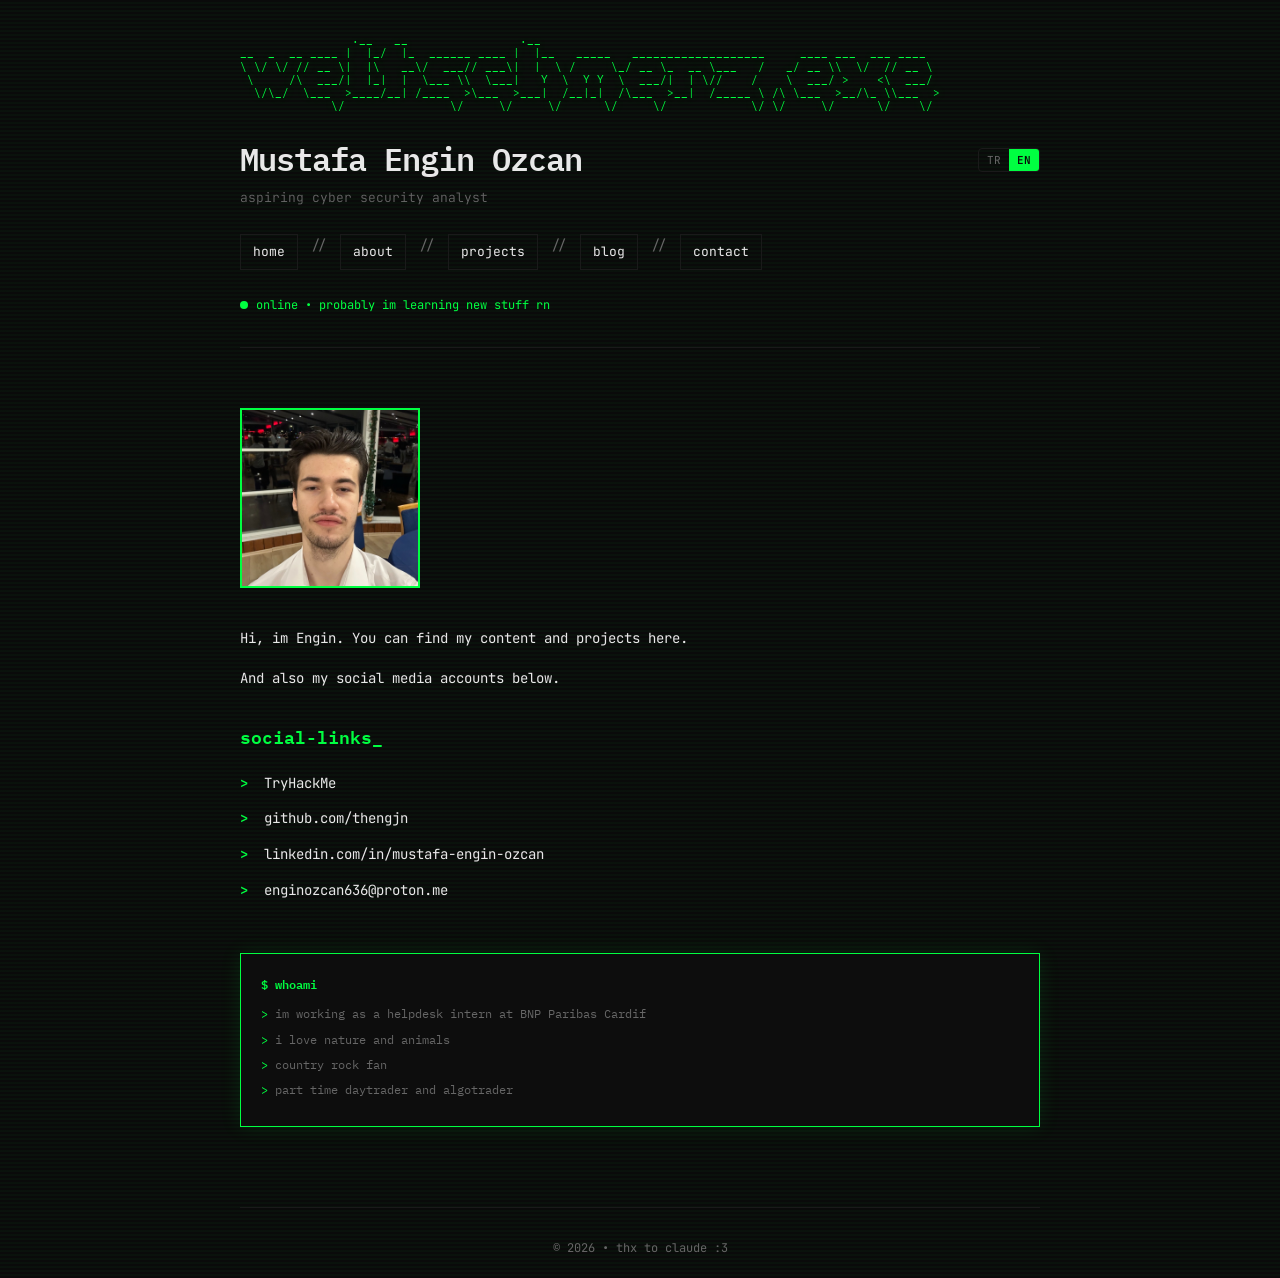
<file: index.html>
<!DOCTYPE html>
<html lang="en">
<head>
    <meta charset="UTF-8">
    <meta name="viewport" content="width=device-width, initial-scale=1.0">
    <title>Mustafa Engin Ozcan</title>
    <link rel="preconnect" href="https://fonts.googleapis.com">
    <link rel="preconnect" href="https://fonts.gstatic.com" crossorigin>
    <link href="https://fonts.googleapis.com/css2?family=IBM+Plex+Mono:wght@400;500;600&family=JetBrains+Mono:wght@300;400;600&display=swap" rel="stylesheet">
    <link rel="stylesheet" href="style.css">
</head>
<body>
    <div class="container">
        <header>
            <div class="ascii-art">
                .__   __                .__                                                          
__  _  __ ____ |  |_/  |_  ______ ____ |  |__   _____   ___________________     ____ ___  ___ ____  
\ \/ \/ // __ \|  |\   __\/  ___// ___\|  |  \ /     \_/ __ \_  __ \___   /   _/ __ \\  \/  // __ \ 
 \     /\  ___/|  |_|  |  \___ \\  \___|   Y  \  Y Y  \  ___/|  | \//    /    \  ___/ >    <\  ___/ 
  \/\_/  \___  >____/__| /____  >\___  >___|  /__|_|  /\___  >__|  /_____ \ /\ \___  >__/\_ \\___  >
             \/               \/     \/     \/      \/     \/            \/ \/     \/      \/    \/ </div>
            
            <div class="name-row">
                <h1 class="glitch">Mustafa Engin Ozcan</h1>
                <div class="lang-toggle">
                    <button onclick="setLang('tr')">TR</button>
                    <button class="active" onclick="setLang('en')">EN</button>
                </div>
            </div>
            <p class="subtitle" data-i18n="subtitle">aspiring cyber security analyst</p>
            
            <button class="menu-toggle" onclick="toggleMenu()">
                <span class="menu-icon">[=]</span> <span data-i18n="menu">menu</span>
            </button>
            <nav>
                <a href="index.html" data-i18n="navHome">home</a>
                <span class="separator">//</span>
                <a href="about.html" data-i18n="navAbout">about</a>
                <span class="separator">//</span>
                <a href="projects.html" data-i18n="navProjects">projects</a>
                <span class="separator">//</span>
                <a href="https://medium.com/@ozcanmustafaengin" target="_blank" rel="noopener noreferrer" data-i18n="navBlog">blog</a>
                <span class="separator">//</span>
                <a href="contact.html" data-i18n="navContact">contact</a>
            </nav>
            
            <div class="status">
                <span class="status-dot"></span>
                <span data-i18n="status">online • probably im learning new stuff rn</span>
            </div>
        </header>

        <section id="home">
            <img src="assets/photo.jpeg" alt="Profil" class="profile-img">
            
            <div class="intro">
                <p data-i18n="introP1">Hi, im Engin. You can find my content and projects here.</p>
                <p style="margin-top: 15px;" data-i18n="introP2">And also my social media accounts below.</p>
            </div>

            <h2 data-i18n="socialTitle">social-links</h2>
            <ul class="social-links">
                <li><a href="https://tryhackme.com/p/weltschmerz" target="_blank" rel="noopener noreferrer">TryHackMe</a></li>
                <li><a href="https://github.com/thengjn" target="_blank" rel="noopener noreferrer">github.com/thengjn</a></li>
                <li><a href="https://linkedin.com/in/mustafa-engin-ozcan" target="_blank" rel="noopener noreferrer">linkedin.com/in/mustafa-engin-ozcan</a></li>
                <li><a href="mailto:enginozcan636@proton.me">enginozcan636@proton.me</a></li>
            </ul>
        </section>

        <section id="terminal-info">
            <div class="terminal">
                <div class="terminal-header">$ whoami</div>
                <div class="terminal-line">
                    <span class="terminal-prompt">></span>
                    <span class="terminal-output" data-i18n="terminal1"> im working as a helpdesk intern at BNP Paribas Cardif</span>
                </div>
                <div class="terminal-line">
                    <span class="terminal-prompt">></span>
                    <span class="terminal-output" data-i18n="terminal2"> i love nature and animals</span>
                </div>
                <div class="terminal-line">
                    <span class="terminal-prompt">></span>
                    <span class="terminal-output" data-i18n="terminal3"> country rock fan</span>
                </div>
                <div class="terminal-line">
                    <span class="terminal-prompt">></span>
                    <span class="terminal-output" data-i18n="terminal4"> part time daytrader and algotrader</span>
                </div>
            </div>
        </section>

        <footer>
            <p data-i18n="footer">© 2026 • thx to claude :3</p>
        </footer>
    </div>

    <script src="script.js"></script>
</body>
</html>
</file>
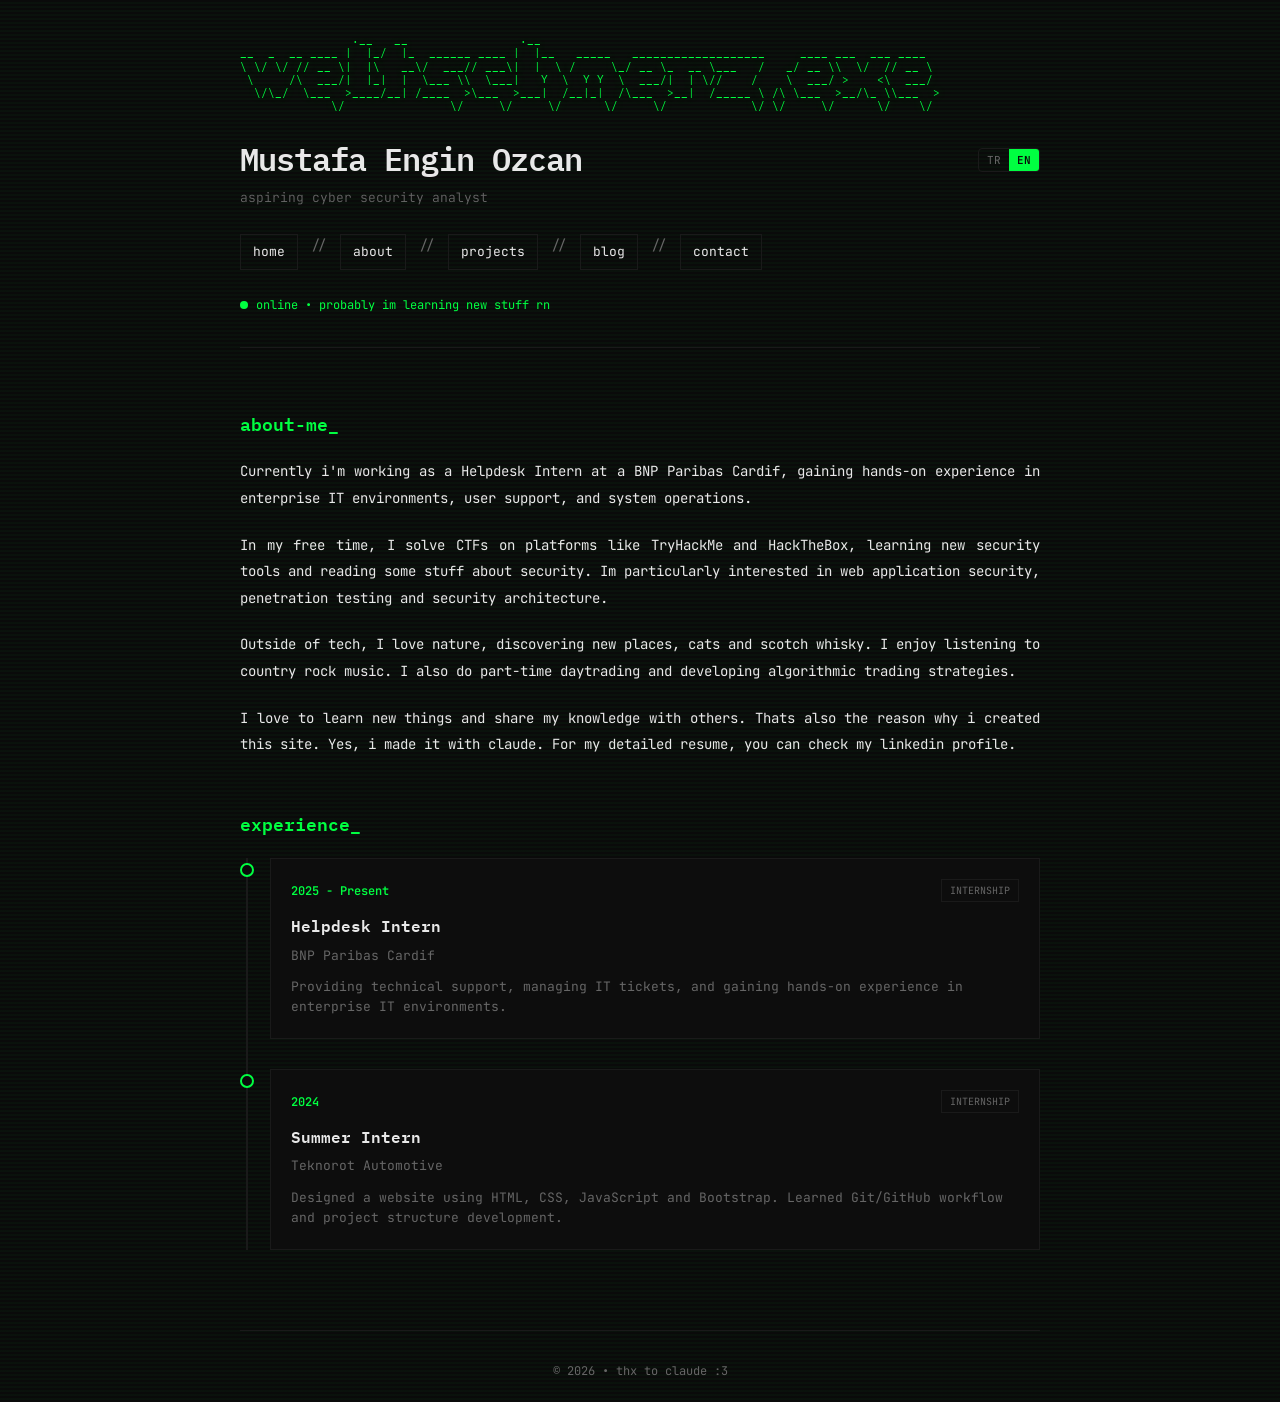
<file: about.html>
<!DOCTYPE html>
<html lang="en">
<head>
    <meta charset="UTF-8">
    <meta name="viewport" content="width=device-width, initial-scale=1.0">
    <title>About - Mustafa Engin Ozcan</title>
    <link rel="preconnect" href="https://fonts.googleapis.com">
    <link rel="preconnect" href="https://fonts.gstatic.com" crossorigin>
    <link href="https://fonts.googleapis.com/css2?family=IBM+Plex+Mono:wght@400;500;600&family=JetBrains+Mono:wght@300;400;600&display=swap" rel="stylesheet">
    <link rel="stylesheet" href="style.css">
</head>
<body>
    <div class="container">
        <header>
            <div class="ascii-art">
                .__   __                .__                                                          
__  _  __ ____ |  |_/  |_  ______ ____ |  |__   _____   ___________________     ____ ___  ___ ____  
\ \/ \/ // __ \|  |\   __\/  ___// ___\|  |  \ /     \_/ __ \_  __ \___   /   _/ __ \\  \/  // __ \ 
 \     /\  ___/|  |_|  |  \___ \\  \___|   Y  \  Y Y  \  ___/|  | \//    /    \  ___/ >    <\  ___/ 
  \/\_/  \___  >____/__| /____  >\___  >___|  /__|_|  /\___  >__|  /_____ \ /\ \___  >__/\_ \\___  >
             \/               \/     \/     \/      \/     \/            \/ \/     \/      \/    \/ </div>
            
            <div class="name-row">
                <h1 class="glitch">Mustafa Engin Ozcan</h1>
                <div class="lang-toggle">
                    <button onclick="setLang('tr')">TR</button>
                    <button class="active" onclick="setLang('en')">EN</button>
                </div>
            </div>
            <p class="subtitle" data-i18n="subtitle">aspiring cyber security analyst</p>
            
            <button class="menu-toggle" onclick="toggleMenu()">
                <span class="menu-icon">[=]</span> <span data-i18n="menu">menu</span>
            </button>
            <nav>
                <a href="index.html" data-i18n="navHome">home</a>
                <span class="separator">//</span>
                <a href="about.html" data-i18n="navAbout">about</a>
                <span class="separator">//</span>
                <a href="projects.html" data-i18n="navProjects">projects</a>
                <span class="separator">//</span>
                <a href="https://medium.com/@ozcanmustafaengin" target="_blank" rel="noopener noreferrer" data-i18n="navBlog">blog</a>
                <span class="separator">//</span>
                <a href="contact.html" data-i18n="navContact">contact</a>
            </nav>
            
            <div class="status">
                <span class="status-dot"></span>
                <span data-i18n="status">online • probably im learning new stuff rn</span>
            </div>
        </header>

        <section id="about">
            <h2 data-i18n="aboutTitle">about-me</h2>
            
            <p class="about-text" data-i18n="aboutP1">
                Currently i’m working as a Helpdesk Intern at a BNP Paribas Cardif, gaining hands-on experience in enterprise IT environments, user support, and system operations.</p>
            
            <p class="about-text" data-i18n="aboutP2">
                In my free time, I solve CTFs on platforms like TryHackMe and HackTheBox, learning new security tools and reading some stuff about security. Im particularly interested in web application security, penetration testing and security architecture.
            </p>
            
            <p class="about-text" data-i18n="aboutP3">
                Outside of tech, I love nature, discovering new places, cats and scotch whisky. I enjoy listening to country rock music. I also do part-time daytrading and developing algorithmic trading strategies.
            </p>
            
            <p class="about-text" data-i18n="aboutP4">
                I love to learn new things and share my knowledge with others. Thats also the reason why i created this site. Yes, i made it with claude. For my detailed resume, you can check my linkedin profile.
            </p>
        </section>

        <section id="experience">
            <h2 data-i18n="experienceTitle">experience</h2>
            
            <div class="timeline">
                <div class="timeline-item">
                    <div class="timeline-marker"></div>
                    <div class="timeline-content">
                        <div class="timeline-header">
                            <span class="timeline-date" data-i18n="exp1Date">2025 - Present</span>
                            <span class="timeline-tag">Internship</span>
                        </div>
                        <h3 class="timeline-title" data-i18n="exp1Title">Helpdesk Intern</h3>
                        <p class="timeline-company">BNP Paribas Cardif</p>
                        <p class="timeline-desc" data-i18n="exp1Desc">Providing technical support, managing IT tickets, and gaining hands-on experience in enterprise IT environments.</p>
                    </div>
                </div>

                <div class="timeline-item">
                    <div class="timeline-marker"></div>
                    <div class="timeline-content">
                        <div class="timeline-header">
                            <span class="timeline-date" data-i18n="exp2Date">2024</span>
                            <span class="timeline-tag">Internship</span>
                        </div>
                        <h3 class="timeline-title" data-i18n="exp2Title">Summer Internship</h3>
                        <p class="timeline-company">Teknorot Automotive</p>
                        <p class="timeline-desc" data-i18n="exp2Desc">Designed a website using HTML, CSS, JavaScript and Bootstrap. Learned Git/GitHub workflow and project structure development.</p>
                    </div>
                </div>
            </div>
        </section>

        <footer>
            <p data-i18n="footer">© 2026 • thx to claude :3</p>
        </footer>
    </div>

    <script src="script.js"></script>
</body>
</html>
</file>
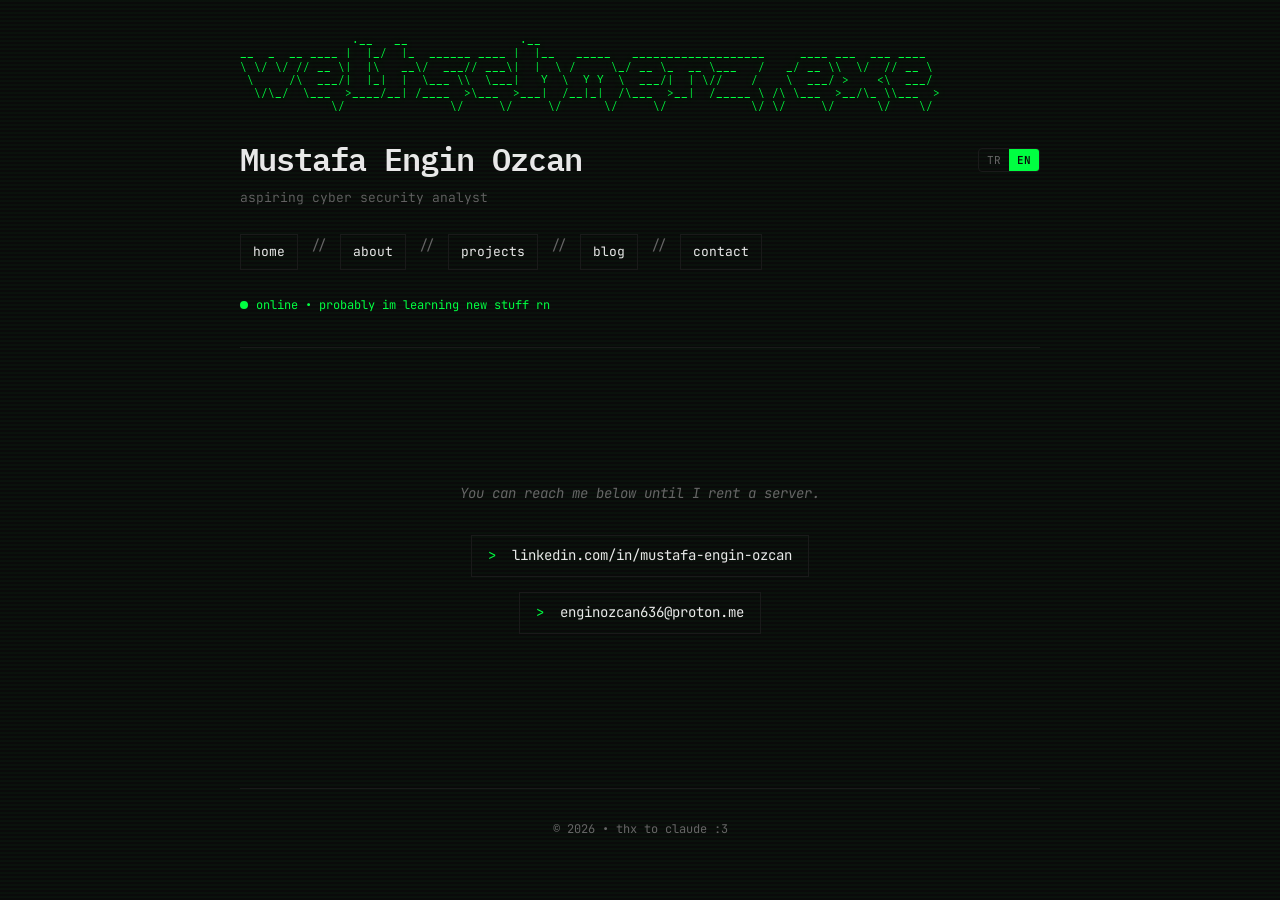
<file: contact.html>
<!DOCTYPE html>
<html lang="en">
<head>
    <meta charset="UTF-8">
    <meta name="viewport" content="width=device-width, initial-scale=1.0">
    <title>Contact - Mustafa Engin Ozcan</title>
    <link rel="preconnect" href="https://fonts.googleapis.com">
    <link rel="preconnect" href="https://fonts.gstatic.com" crossorigin>
    <link href="https://fonts.googleapis.com/css2?family=IBM+Plex+Mono:wght@400;500;600&family=JetBrains+Mono:wght@300;400;600&display=swap" rel="stylesheet">
    <link rel="stylesheet" href="style.css">
</head>
<body>
    <div class="container">
        <header>
            <div class="ascii-art">
                .__   __                .__                                                          
__  _  __ ____ |  |_/  |_  ______ ____ |  |__   _____   ___________________     ____ ___  ___ ____  
\ \/ \/ // __ \|  |\   __\/  ___// ___\|  |  \ /     \_/ __ \_  __ \___   /   _/ __ \\  \/  // __ \ 
 \     /\  ___/|  |_|  |  \___ \\  \___|   Y  \  Y Y  \  ___/|  | \//    /    \  ___/ >    <\  ___/ 
  \/\_/  \___  >____/__| /____  >\___  >___|  /__|_|  /\___  >__|  /_____ \ /\ \___  >__/\_ \\___  >
             \/               \/     \/     \/      \/     \/            \/ \/     \/      \/    \/ </div>
            
            <div class="name-row">
                <h1 class="glitch">Mustafa Engin Ozcan</h1>
                <div class="lang-toggle">
                    <button onclick="setLang('tr')">TR</button>
                    <button class="active" onclick="setLang('en')">EN</button>
                </div>
            </div>
            <p class="subtitle" data-i18n="subtitle">aspiring cyber security analyst</p>
            
            <button class="menu-toggle" onclick="toggleMenu()">
                <span class="menu-icon">[=]</span> <span data-i18n="menu">menu</span>
            </button>
            <nav>
                <a href="index.html" data-i18n="navHome">home</a>
                <span class="separator">//</span>
                <a href="about.html" data-i18n="navAbout">about</a>
                <span class="separator">//</span>
                <a href="projects.html" data-i18n="navProjects">projects</a>
                <span class="separator">//</span>
                <a href="https://medium.com/@ozcanmustafaengin" target="_blank" rel="noopener noreferrer" data-i18n="navBlog">blog</a>
                <span class="separator">//</span>
                <a href="contact.html" data-i18n="navContact">contact</a>
            </nav>
            
            <div class="status">
                <span class="status-dot"></span>
                <span data-i18n="status">online • probably im learning new stuff rn</span>
            </div>
        </header>

        <section class="contact-section">
            <div class="contact-center">
                <p class="contact-message" data-i18n="contactMessage">You can reach me below until I rent a server.</p>
                <div class="contact-links">
                    <a href="https://linkedin.com/in/mustafa-engin-ozcan" target="_blank" rel="noopener noreferrer">
                        <span class="link-icon">></span> linkedin.com/in/mustafa-engin-ozcan
                    </a>
                    <a href="mailto:enginozcan636@proton.me">
                        <span class="link-icon">></span> enginozcan636@proton.me
                    </a>
                </div>
            </div>
        </section>

        <footer>
            <p data-i18n="footer">© 2026 • thx to claude :3</p>
        </footer>
    </div>

    <script src="script.js"></script>
</body>
</html>
</file>
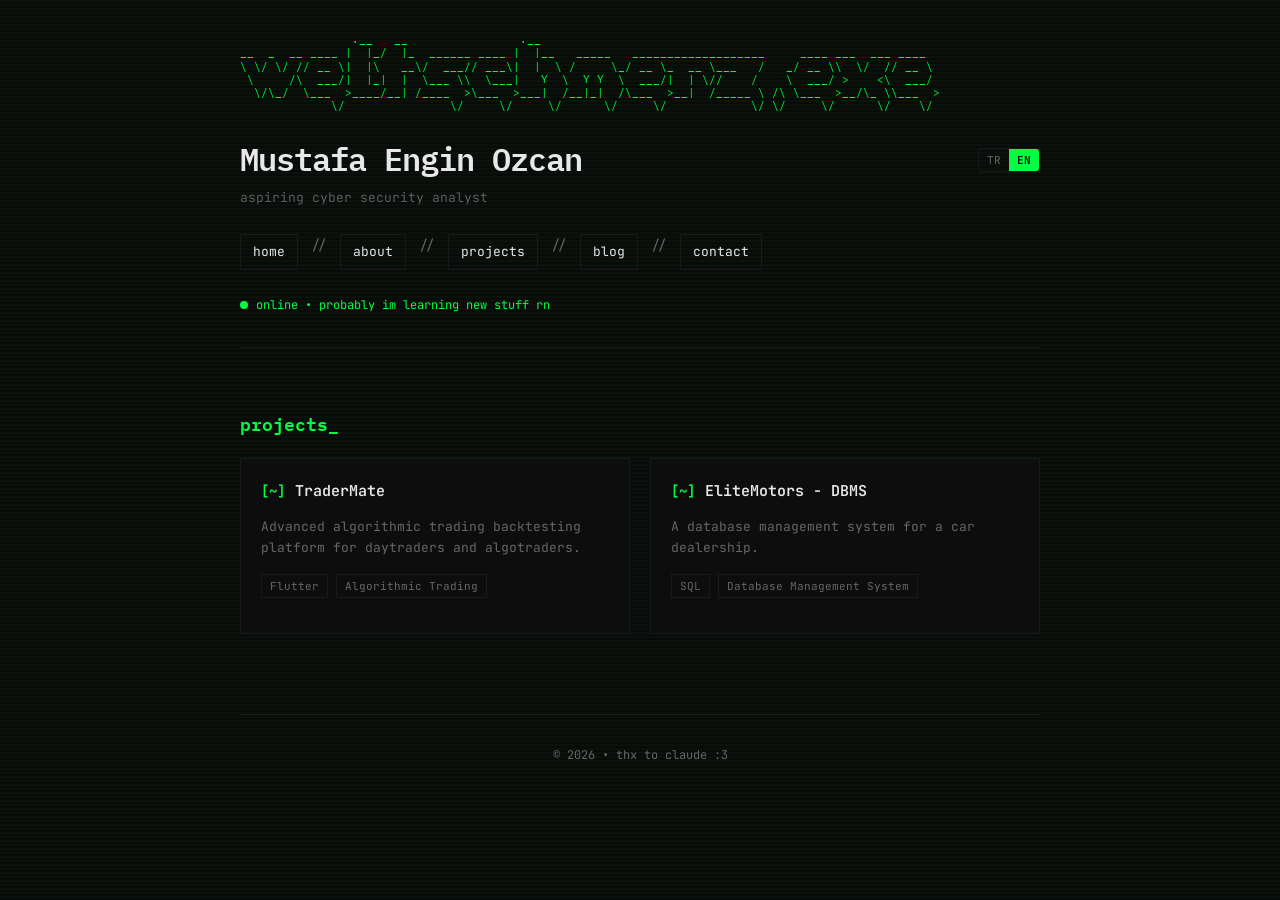
<file: projects.html>
<!DOCTYPE html>
<html lang="en">
<head>
    <meta charset="UTF-8">
    <meta name="viewport" content="width=device-width, initial-scale=1.0">
    <title>Projects - Mustafa Engin Ozcan</title>
    <link rel="preconnect" href="https://fonts.googleapis.com">
    <link rel="preconnect" href="https://fonts.gstatic.com" crossorigin>
    <link href="https://fonts.googleapis.com/css2?family=IBM+Plex+Mono:wght@400;500;600&family=JetBrains+Mono:wght@300;400;600&display=swap" rel="stylesheet">
    <link rel="stylesheet" href="style.css">
</head>
<body>
    <div class="container">
        <header>
            <div class="ascii-art">
                .__   __                .__                                                          
__  _  __ ____ |  |_/  |_  ______ ____ |  |__   _____   ___________________     ____ ___  ___ ____  
\ \/ \/ // __ \|  |\   __\/  ___// ___\|  |  \ /     \_/ __ \_  __ \___   /   _/ __ \\  \/  // __ \ 
 \     /\  ___/|  |_|  |  \___ \\  \___|   Y  \  Y Y  \  ___/|  | \//    /    \  ___/ >    <\  ___/ 
  \/\_/  \___  >____/__| /____  >\___  >___|  /__|_|  /\___  >__|  /_____ \ /\ \___  >__/\_ \\___  >
             \/               \/     \/     \/      \/     \/            \/ \/     \/      \/    \/ </div>
            
            <div class="name-row">
                <h1 class="glitch">Mustafa Engin Ozcan</h1>
                <div class="lang-toggle">
                    <button onclick="setLang('tr')">TR</button>
                    <button class="active" onclick="setLang('en')">EN</button>
                </div>
            </div>
            <p class="subtitle" data-i18n="subtitle">aspiring cyber security analyst</p>
            
            <button class="menu-toggle" onclick="toggleMenu()">
                <span class="menu-icon">[=]</span> <span data-i18n="menu">menu</span>
            </button>
            <nav>
                <a href="index.html" data-i18n="navHome">home</a>
                <span class="separator">//</span>
                <a href="about.html" data-i18n="navAbout">about</a>
                <span class="separator">//</span>
                <a href="projects.html" data-i18n="navProjects">projects</a>
                <span class="separator">//</span>
                <a href="https://medium.com/@ozcanmustafaengin" target="_blank" rel="noopener noreferrer" data-i18n="navBlog">blog</a>
                <span class="separator">//</span>
                <a href="contact.html" data-i18n="navContact">contact</a>
            </nav>
            
            <div class="status">
                <span class="status-dot"></span>
                <span data-i18n="status">online • probably im learning new stuff rn</span>
            </div>
        </header>

        <section id="projects">
            <h2 data-i18n="projectsTitle">projects</h2>
            
            <div class="project-grid">
                <div class="project-card">
                    <div class="project-header">
                        <span class="project-icon">[~]</span>
                        <span class="project-title">TraderMate</span>
                    </div>
                    <p class="project-desc" data-i18n="projectDesc1">Advanced algorithmic trading backtesting platform for daytraders and algotraders.</p>
                    <div class="project-tags">
                        <span class="tag">Flutter</span>
                        <span class="tag">Algorithmic Trading</span>
                    </div>
                    <div class="project-links">
                        <!-- <a href="#" target="_blank" rel="noopener noreferrer">github</a>
                        <a href="#" target="_blank" rel="noopener noreferrer">demo</a> -->
                    </div>
                </div>

                <div class="project-card">
                    <div class="project-header">
                        <span class="project-icon">[~]</span>
                        <span class="project-title">EliteMotors - DBMS</span>
                    </div>
                    <p class="project-desc" data-i18n="projectDesc2">A database management system for a car dealership.</p>
                    <div class="project-tags">
                        <span class="tag">SQL</span>
                        <span class="tag">Database Management System</span>
                    </div>
                    <div class="project-links">
                        <!-- <a href="#" target="_blank" rel="noopener noreferrer">github</a> -->
                    </div>
                </div>

            </div>
        </section>

        <footer>
            <p data-i18n="footer">© 2026 • thx to claude :3</p>
        </footer>
    </div>

    <script src="script.js"></script>
</body>
</html>
</file>
<file: style.css>
:root {
    --bg: #0a0a0a;
    --text: #e8e8e8;
    --accent: #00ff41;
    --secondary: #666;
    --border: #1a1a1a;
}

* {
    margin: 0;
    padding: 0;
    box-sizing: border-box;
}

body {
    font-family: 'JetBrains Mono', monospace;
    background: var(--bg);
    color: var(--text);
    line-height: 1.7;
    font-size: 14px;
    padding: 20px;
    min-height: 100vh;
    background-image: 
        repeating-linear-gradient(0deg, transparent, transparent 2px, rgba(0, 255, 65, 0.03) 2px, rgba(0, 255, 65, 0.03) 4px);
}

.container {
    max-width: 800px;
    margin: 0 auto;
    animation: fadeIn 0.6s ease-out;
}

@keyframes fadeIn {
    from {
        opacity: 0;
        transform: translateY(10px);
    }
    to {
        opacity: 1;
        transform: translateY(0);
    }
}

header {
    margin-bottom: 60px;
    padding-bottom: 30px;
    border-bottom: 1px solid var(--border);
    animation: slideDown 0.8s ease-out;
}

@keyframes slideDown {
    from {
        opacity: 0;
        transform: translateY(-20px);
    }
    to {
        opacity: 1;
        transform: translateY(0);
    }
}

.ascii-art {
    font-family: 'IBM Plex Mono', monospace;
    font-size: 11px;
    line-height: 1.2;
    color: var(--accent);
    margin-bottom: 20px;
    white-space: pre;
    overflow-x: auto;
    text-shadow: 0 0 10px rgba(0, 255, 65, 0.3);
}

h1 {
    font-family: 'IBM Plex Mono', monospace;
    font-size: 32px;
    font-weight: 600;
    margin-bottom: 10px;
    color: var(--text);
    letter-spacing: -1px;
}

.name-row {
    display: flex;
    align-items: center;
    justify-content: space-between;
    flex-wrap: wrap;
    gap: 15px;
}

.name-row h1 {
    margin-bottom: 0;
}

.lang-toggle {
    display: flex;
    align-items: center;
    gap: 0;
    font-size: 11px;
    border: 1px solid var(--border);
    border-radius: 4px;
    overflow: hidden;
}

.lang-toggle button {
    background: transparent;
    border: none;
    color: var(--secondary);
    padding: 4px 8px;
    cursor: pointer;
    font-family: 'JetBrains Mono', monospace;
    font-size: 11px;
    transition: all 0.3s ease;
}

.lang-toggle button:hover {
    color: var(--text);
}

.lang-toggle button.active {
    background: var(--accent);
    color: var(--bg);
    font-weight: 600;
}

.subtitle {
    color: var(--secondary);
    font-size: 13px;
    margin-bottom: 25px;
    font-weight: 300;
}

nav {
    display: flex;
    flex-wrap: wrap;
    gap: 5px;
    margin-bottom: 15px;
}

nav a {
    color: var(--text);
    text-decoration: none;
    padding: 6px 12px;
    border: 1px solid var(--border);
    transition: all 0.2s ease;
    font-size: 13px;
    position: relative;
    overflow: hidden;
}

nav a::before {
    content: '';
    position: absolute;
    top: 0;
    left: -100%;
    width: 100%;
    height: 100%;
    background: var(--accent);
    transition: left 0.3s ease;
    z-index: -1;
}

nav a:hover {
    color: var(--bg);
    border-color: var(--accent);
}

nav a:hover::before {
    left: 0;
}

.separator {
    color: var(--secondary);
    padding: 0 8px;
}

section {
    margin-bottom: 50px;
    animation: fadeInUp 0.8s ease-out;
    animation-fill-mode: both;
}

section:nth-child(2) {
    animation-delay: 0.1s;
}

section:nth-child(3) {
    animation-delay: 0.2s;
}

section:nth-child(4) {
    animation-delay: 0.3s;
}

@keyframes fadeInUp {
    from {
        opacity: 0;
        transform: translateY(20px);
    }
    to {
        opacity: 1;
        transform: translateY(0);
    }
}

h2 {
    font-size: 18px;
    font-weight: 600;
    margin-bottom: 20px;
    color: var(--accent);
    font-family: 'IBM Plex Mono', monospace;
    position: relative;
    display: inline-block;
}

h2::after {
    content: '_';
    animation: blink 1s infinite;
}

@keyframes blink {
    0%, 49% { opacity: 1; }
    50%, 100% { opacity: 0; }
}

.profile-img {
    width: 180px;
    height: 180px;
    border: 2px solid var(--accent);
    margin-bottom: 30px;
    transition: all 0.4s ease;
    box-shadow: 0 0 0 0 rgba(0, 255, 65, 0.4);
}

.profile-img:hover {
    box-shadow: 0 0 30px 10px rgba(0, 255, 65, 0.2);
    transform: scale(1.02);
}

.intro {
    color: var(--text);
    margin-bottom: 30px;
    line-height: 1.8;
}

.about-text {
    color: var(--text);
    margin-bottom: 20px;
    line-height: 1.9;
    text-align: justify;
}

.about-text:last-of-type {
    margin-bottom: 0;
}

/* Experience Timeline */
.timeline {
    position: relative;
    padding-left: 30px;
}

.timeline::before {
    content: '';
    position: absolute;
    left: 6px;
    top: 0;
    bottom: 0;
    width: 2px;
    background: var(--border);
}

.timeline-item {
    position: relative;
    margin-bottom: 30px;
}

.timeline-item:last-child {
    margin-bottom: 0;
}

.timeline-marker {
    position: absolute;
    left: -30px;
    top: 5px;
    width: 14px;
    height: 14px;
    background: var(--bg);
    border: 2px solid var(--accent);
    border-radius: 50%;
    z-index: 1;
}

.timeline-item:hover .timeline-marker {
    background: var(--accent);
    box-shadow: 0 0 10px rgba(0, 255, 65, 0.5);
}

.timeline-content {
    background: #0d0d0d;
    border: 1px solid var(--border);
    padding: 20px;
    transition: all 0.3s ease;
}

.timeline-content:hover {
    border-color: var(--accent);
    box-shadow: 0 0 20px rgba(0, 255, 65, 0.1);
}

.timeline-header {
    display: flex;
    justify-content: space-between;
    align-items: center;
    margin-bottom: 10px;
    flex-wrap: wrap;
    gap: 10px;
}

.timeline-date {
    color: var(--accent);
    font-size: 12px;
    font-weight: 600;
}

.timeline-tag {
    background: transparent;
    border: 1px solid var(--border);
    color: var(--secondary);
    padding: 2px 8px;
    font-size: 10px;
    text-transform: uppercase;
}

.timeline-content:hover .timeline-tag {
    border-color: var(--accent);
    color: var(--accent);
}

.timeline-title {
    color: var(--text);
    font-size: 16px;
    font-weight: 600;
    margin-bottom: 5px;
    font-family: 'IBM Plex Mono', monospace;
}

.timeline-company {
    color: var(--secondary);
    font-size: 13px;
    margin-bottom: 10px;
}

.timeline-desc {
    color: var(--secondary);
    font-size: 13px;
    line-height: 1.6;
}

/* Project Cards */
.project-grid {
    display: grid;
    grid-template-columns: repeat(auto-fit, minmax(280px, 1fr));
    gap: 20px;
}

.project-card {
    background: #0d0d0d;
    border: 1px solid var(--border);
    padding: 20px;
    transition: all 0.3s ease;
}

.project-card:hover {
    border-color: var(--accent);
    box-shadow: 0 0 20px rgba(0, 255, 65, 0.1);
}

.project-header {
    display: flex;
    align-items: center;
    gap: 10px;
    margin-bottom: 12px;
}

.project-icon {
    color: var(--accent);
    font-weight: 600;
}

.project-title {
    color: var(--text);
    font-weight: 600;
    font-size: 15px;
}

.project-desc {
    color: var(--secondary);
    font-size: 13px;
    line-height: 1.6;
    margin-bottom: 15px;
}

.project-tags {
    display: flex;
    flex-wrap: wrap;
    gap: 8px;
    margin-bottom: 15px;
}

.tag {
    background: transparent;
    border: 1px solid var(--border);
    color: var(--secondary);
    padding: 2px 8px;
    font-size: 11px;
    transition: all 0.2s ease;
}

.project-card:hover .tag {
    border-color: var(--accent);
    color: var(--accent);
}

.project-links {
    display: flex;
    gap: 15px;
}

.project-links a {
    color: var(--accent);
    text-decoration: none;
    font-size: 12px;
    transition: all 0.2s ease;
}

.project-links a::before {
    content: '> ';
}

.project-links a:hover {
    padding-left: 5px;
}

/* Contact Page */
.contact-section {
    display: flex;
    justify-content: center;
    align-items: center;
    min-height: 300px;
}

.contact-center {
    text-align: center;
}

.contact-message {
    color: var(--secondary);
    font-size: 14px;
    margin-bottom: 30px;
    font-style: italic;
}

.contact-links {
    display: flex;
    flex-direction: column;
    gap: 15px;
    align-items: center;
}

.contact-links a {
    color: var(--text);
    text-decoration: none;
    font-size: 14px;
    transition: all 0.3s ease;
    padding: 8px 16px;
    border: 1px solid var(--border);
}

.contact-links a:hover {
    color: var(--accent);
    border-color: var(--accent);
    padding-left: 24px;
}

.contact-links .link-icon {
    color: var(--accent);
    margin-right: 8px;
}

.social-links {
    list-style: none;
}

.social-links li {
    margin-bottom: 12px;
    position: relative;
    padding-left: 20px;
}

.social-links li::before {
    content: '>';
    position: absolute;
    left: 0;
    color: var(--accent);
    font-weight: 600;
}

.social-links a {
    color: var(--text);
    text-decoration: none;
    transition: all 0.2s ease;
    padding: 2px 4px;
    border-bottom: 1px solid transparent;
}

.social-links a:hover {
    color: var(--accent);
    border-bottom-color: var(--accent);
    padding-left: 8px;
}

.terminal {
    background: #0d0d0d;
    border: 1px solid var(--accent);
    padding: 20px;
    margin-top: 20px;
    font-family: 'IBM Plex Mono', monospace;
    font-size: 12px;
    box-shadow: 0 0 20px rgba(0, 255, 65, 0.1);
}

.terminal-header {
    color: var(--accent);
    margin-bottom: 10px;
    font-weight: 600;
}

.terminal-line {
    margin-bottom: 5px;
}

.terminal-prompt {
    color: var(--accent);
}

.terminal-output {
    color: var(--secondary);
}

footer {
    margin-top: 80px;
    padding-top: 30px;
    border-top: 1px solid var(--border);
    text-align: center;
    font-size: 12px;
    color: var(--secondary);
}

.glitch {
    position: relative;
    display: inline-block;
}

.glitch:hover {
    animation: glitchAnimation 0.3s ease;
}

@keyframes glitchAnimation {
    0% { transform: translate(0); }
    20% { transform: translate(-2px, 2px); }
    40% { transform: translate(-2px, -2px); }
    60% { transform: translate(2px, 2px); }
    80% { transform: translate(2px, -2px); }
    100% { transform: translate(0); }
}

.status {
    display: inline-flex;
    align-items: center;
    gap: 8px;
    color: var(--accent);
    font-size: 12px;
    margin-top: 10px;
}

.status-dot {
    width: 8px;
    height: 8px;
    background: var(--accent);
    border-radius: 50%;
    animation: pulse 2s infinite;
}

@keyframes pulse {
    0%, 100% { opacity: 1; }
    50% { opacity: 0.3; }
}

/* Hamburger Menu */
.menu-toggle {
    display: none;
    background: transparent;
    border: 1px solid var(--border);
    color: var(--accent);
    padding: 8px 12px;
    cursor: pointer;
    font-family: 'JetBrains Mono', monospace;
    font-size: 12px;
    transition: all 0.3s ease;
    margin-bottom: 15px;
}

.menu-toggle:hover {
    border-color: var(--accent);
    background: var(--accent);
    color: var(--bg);
}

.menu-toggle .menu-icon {
    display: inline-block;
    margin-right: 8px;
}

/* Tablet */
@media (max-width: 768px) {
    .ascii-art {
        font-size: 8px;
    }

    h1 {
        font-size: 26px;
    }

    .project-grid {
        grid-template-columns: 1fr;
    }

    .profile-img {
        width: 150px;
        height: 150px;
    }
}

/* Mobile */
@media (max-width: 600px) {
    body {
        padding: 18px;
        font-size: 15px;
    }

    h1 {
        font-size: 24px;
    }

    h2 {
        font-size: 17px;
    }

    .name-row {
        flex-direction: column;
        align-items: flex-start;
        gap: 12px;
    }

    .ascii-art {
        font-size: 6px;
        margin-bottom: 15px;
    }

    .subtitle {
        font-size: 14px;
        margin-bottom: 20px;
    }

    .menu-toggle {
        display: block;
        font-size: 14px;
        padding: 10px 14px;
    }

    nav {
        display: none;
        flex-direction: column;
        width: 100%;
        gap: 0;
        margin-bottom: 15px;
    }

    nav.active {
        display: flex;
    }

    nav a {
        padding: 14px 18px;
        border-radius: 0;
        text-align: center;
        border-bottom: none;
        font-size: 15px;
    }

    nav a:first-child {
        border-radius: 4px 4px 0 0;
    }

    nav a:last-child {
        border-radius: 0 0 4px 4px;
    }

    .separator {
        display: none;
    }

    .status {
        font-size: 13px;
    }

    .profile-img {
        width: 140px;
        height: 140px;
    }

    .intro {
        font-size: 15px;
    }

    .terminal {
        padding: 18px;
        font-size: 13px;
    }

    .terminal-header {
        font-size: 14px;
    }

    .contact-links a {
        font-size: 14px;
        padding: 12px 16px;
        width: 100%;
        text-align: center;
    }

    .contact-message {
        font-size: 15px;
        padding: 0 10px;
    }

    .about-text {
        font-size: 15px;
        text-align: left;
    }

    .timeline-title {
        font-size: 15px;
    }

    .timeline-desc {
        font-size: 14px;
    }

    .timeline-date {
        font-size: 13px;
    }

    .project-title {
        font-size: 15px;
    }

    .project-desc {
        font-size: 14px;
    }

    footer {
        margin-top: 50px;
        font-size: 13px;
    }
}
</file>
